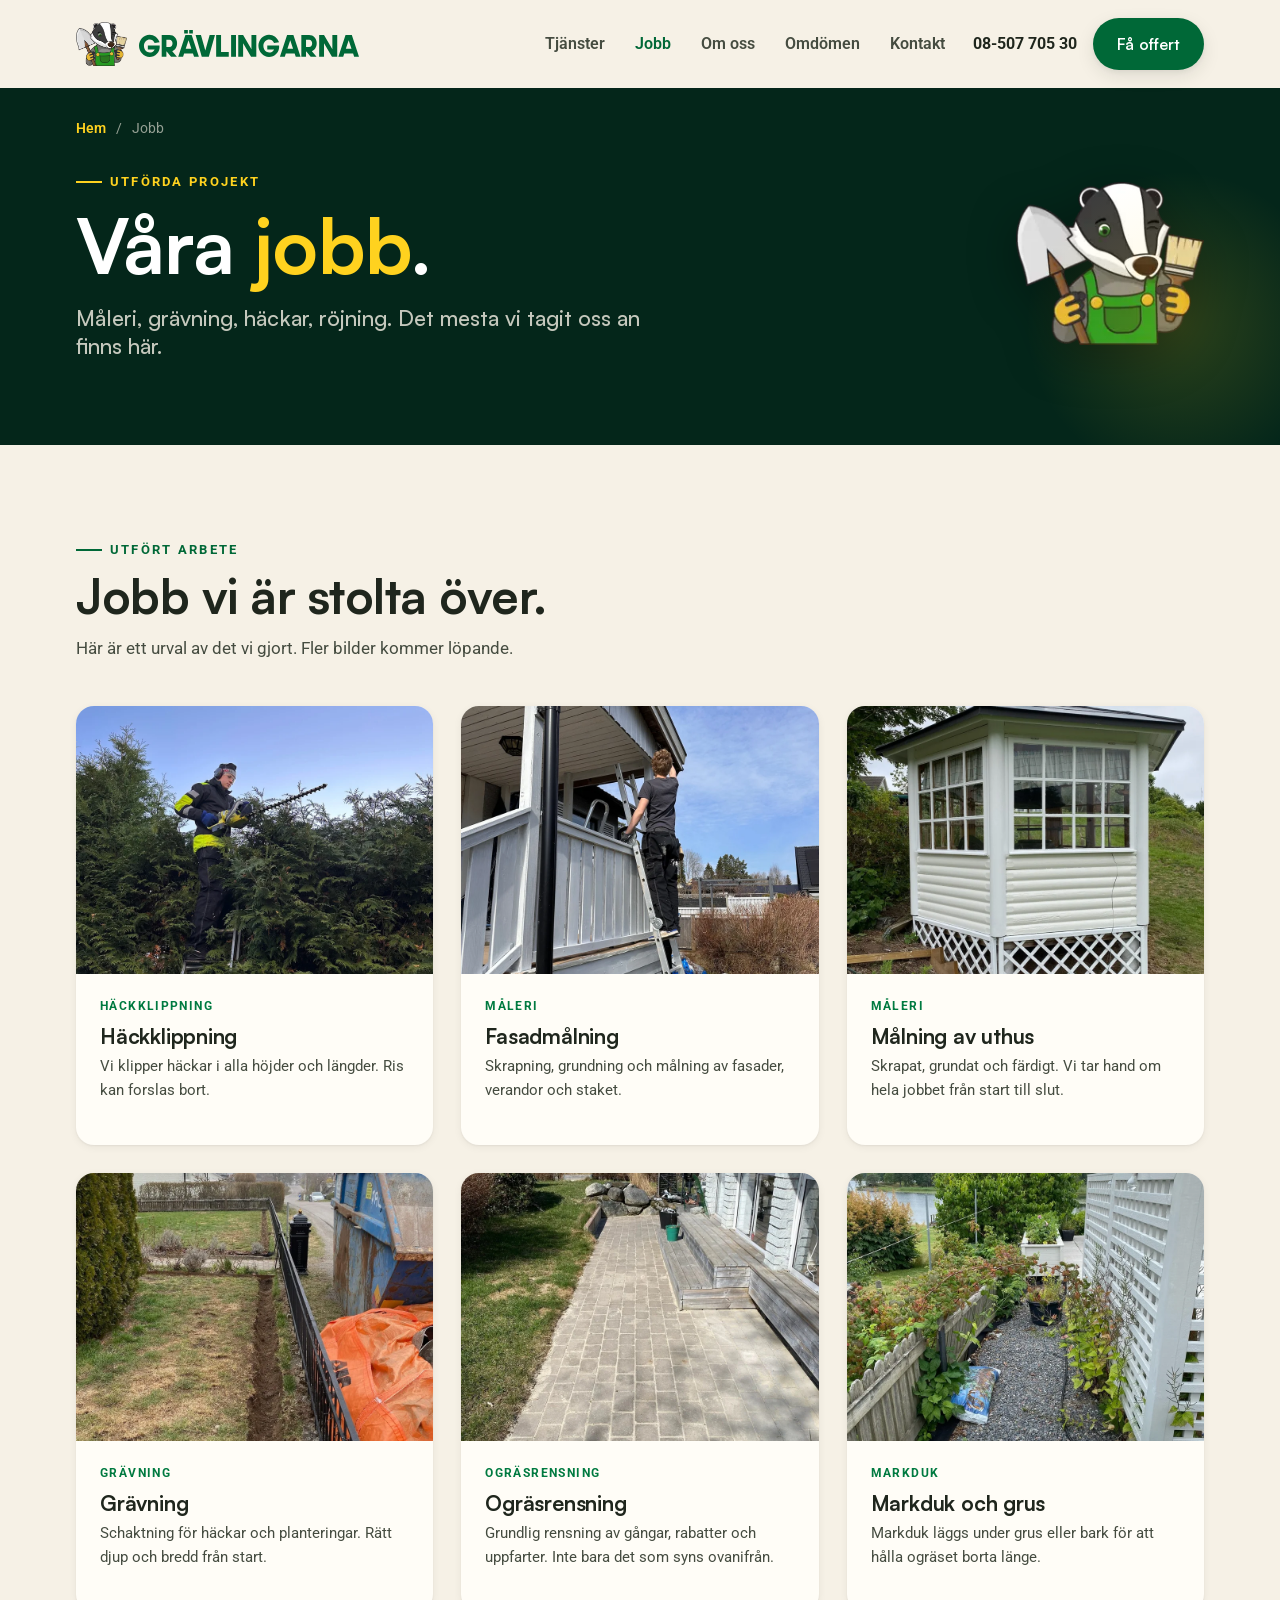
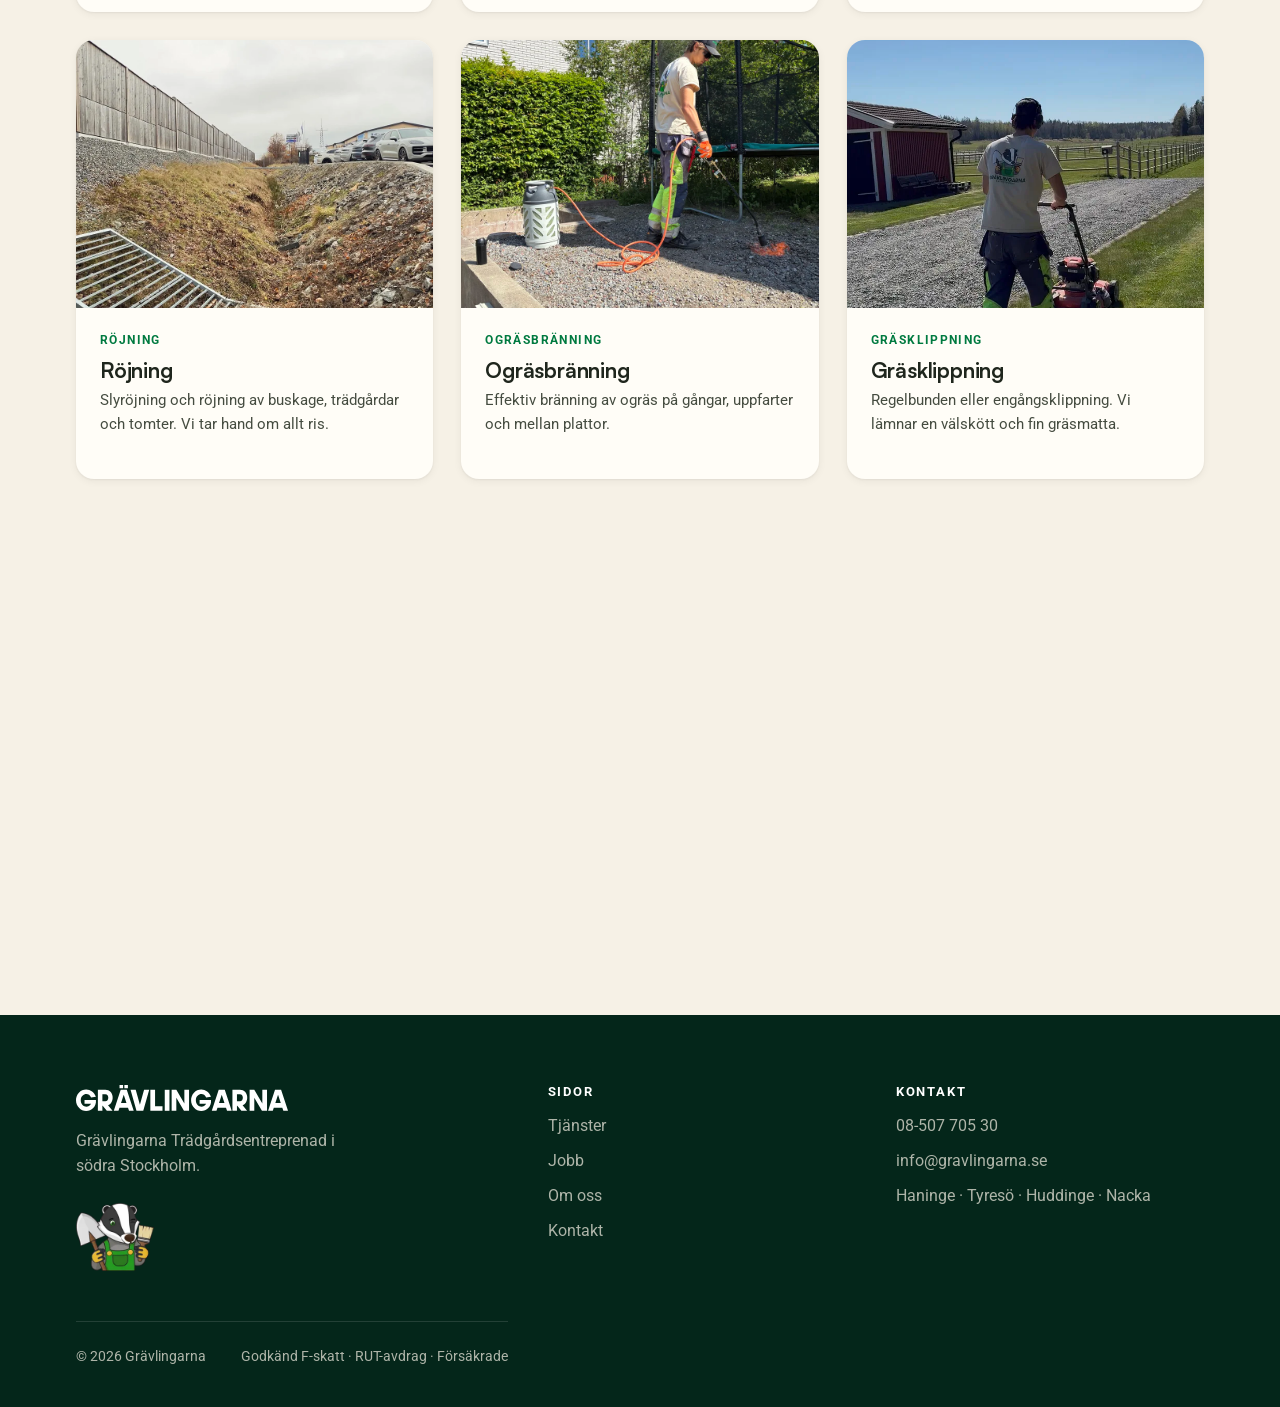
<file: jobb.html>
<!doctype html>
<html lang="sv">
<head>
<meta charset="utf-8">
<meta name="viewport" content="width=device-width, initial-scale=1">
<title>Utförda jobb | Grävlingarna Trädgårdsentreprenad södra Stockholm</title>
<meta name="description" content="Se bilder på våra utförda jobb — häckklippning, fasadmålning, grävning och ogräsrensning i Haninge, Tyresö, Huddinge och Nacka.">
<meta name="robots" content="index, follow">
<link rel="canonical" href="https://gravlingarna.se/jobb.html">

<!-- Open Graph -->
<meta property="og:type" content="website">
<meta property="og:url" content="https://gravlingarna.se/jobb.html">
<meta property="og:title" content="Utförda jobb | Grävlingarna Trädgårdsentreprenad">
<meta property="og:description" content="Se bilder på utförda jobb — häckklippning, fasadmålning, grävning och ogräsrensning i södra Stockholm.">
<meta property="og:image" content="https://gravlingarna.se/assets/photos/hack-hog.jpg">
<meta property="og:locale" content="sv_SE">
<meta property="og:site_name" content="Grävlingarna">

<link rel="preconnect" href="https://fonts.googleapis.com">
<link rel="preconnect" href="https://fonts.gstatic.com" crossorigin>
<link href="https://fonts.googleapis.com/css2?family=Roboto:ital,wght@0,400;0,500;0,700;1,400&display=swap" rel="stylesheet">
<link rel="stylesheet" href="assets/base.css">
<style>
/* ====== JOBB-SIDA — samma uttryck som startsidan ====== */
:root { --font-text: 'Roboto', system-ui, -apple-system, sans-serif; }
.btn { font-family: var(--font-display); font-weight: 600; letter-spacing: .005em; }

/* Header (matchar startsidan) */
.hdr { position: sticky; top: 0; z-index: 50; transition: background .3s, box-shadow .3s, padding .3s; padding: 18px 0; }
.hdr.scrolled { background: rgba(246,241,230,.86); backdrop-filter: blur(12px); box-shadow: 0 1px 0 rgba(31,38,29,.08); padding: 10px 0; }
.hdr .wrap { display: flex; align-items: center; gap: 28px; }
.brand { display: flex; align-items: center; gap: 12px; text-decoration: none; }
.brand img.mark { height: 44px; width: auto; }
.brand img.word { height: 27px; width: auto; }
.nav { margin-left: auto; display: flex; align-items: center; gap: 30px; }
.nav a { text-decoration: none; font-weight: 600; font-size: .98rem; color: var(--ink-soft); transition: color .2s; }
.nav a:hover, .nav a.active { color: var(--green-700); }
.hdr .actions { display: flex; align-items: center; gap: 16px; }
.tel { display: inline-flex; align-items: center; gap: 8px; font-weight: 700; text-decoration: none; color: var(--ink); white-space: nowrap; }
.burger { display: none; }

/* Sid-hero — distinkt grönt band så man tydligt är på en ny sida */
.page-hero { background: var(--green-900); color: var(--cream); position: relative; overflow: hidden; padding: 30px 0 clamp(56px,7vw,84px); }
.page-hero::after { content: ""; position: absolute; right: -60px; bottom: -40px; width: 320px; height: 320px; background: radial-gradient(circle at center, rgba(255,210,31,.16), transparent 68%); pointer-events: none; }
.page-hero .crumbs { font-size: .9rem; color: rgba(246,241,230,.6); margin-bottom: 26px; display: flex; align-items: center; gap: 10px; }
.page-hero .crumbs a { color: var(--yellow); text-decoration: none; font-weight: 600; }
.page-hero .grid { display: grid; grid-template-columns: 1fr auto; gap: clamp(28px,5vw,64px); align-items: center; }
.page-hero .eyebrow { color: var(--yellow); }
.page-hero h1 { font-size: clamp(2.8rem, 6vw, 5rem); line-height: .96; color: #fff; margin-top: 16px; }
.page-hero h1 .leaf { color: var(--yellow); }
.page-hero .lede { font-family: var(--font-display); font-weight: 500; font-size: clamp(1.15rem,1.7vw,1.45rem); line-height: 1.3; color: rgba(246,241,230,.8); margin-top: 22px; max-width: 42ch; }
.page-hero .hero-mascot { width: clamp(120px, 16vw, 188px); filter: drop-shadow(0 12px 24px rgba(0,0,0,.35)); }

/* Sektion-grund */
.section { padding: clamp(48px,7vw,90px) 0; }
.section-head { max-width: 56ch; margin-bottom: 44px; }
.section-head h2 { font-size: clamp(2rem, 4vw, 3rem); margin-top: 12px; }
.section-head p { color: var(--ink-soft); font-size: 1.08rem; margin-top: 14px; }

/* Jobb-rutnät */
.jobs-grid { display: grid; grid-template-columns: repeat(3, 1fr); gap: 28px; }
.job { background: var(--paper); border-radius: var(--radius); overflow: hidden; box-shadow: var(--shadow-sm); display: flex; flex-direction: column; transition: transform .3s, box-shadow .3s; }
.job:hover { transform: translateY(-5px); box-shadow: var(--shadow-md); }
.job .job-img { width: 100%; aspect-ratio: 4/3; display: block; }
.job img.job-img { object-fit: cover; }
.job .job-body { padding: 24px 24px 26px; display: flex; flex-direction: column; flex: 1; }
.job .job-cat { font-family: var(--font-text); font-weight: 700; font-size: .72rem; letter-spacing: .12em; text-transform: uppercase; color: var(--green-600); }
.job h3 { font-size: 1.32rem; margin-top: 10px; }
.job p { color: var(--ink-soft); margin-top: 8px; font-size: .96rem; margin-bottom: 16px; }
.job .job-place { margin-top: auto; padding-top: 14px; border-top: 1px solid var(--sand); font-size: .85rem; color: var(--stone); display: flex; align-items: center; gap: 7px; }
.job .job-place::before { content: ""; width: 7px; height: 7px; border-radius: 50%; background: var(--green-500); }

/* CTA */
.cta { background: var(--ink); color: var(--cream); border-radius: var(--radius-lg); text-align: center; }
.cta .wrap { padding-block: clamp(48px,7vw,80px); }
.cta h2 { color: #fff; font-size: clamp(2rem,4vw,3rem); }
.cta p { color: rgba(246,241,230,.72); font-size: 1.1rem; margin-top: 14px; max-width: 44ch; margin-inline: auto; }
.cta .btn { margin-top: 28px; }

/* Footer (matchar startsidan) */
.foot { background: var(--green-900); color: rgba(246,241,230,.7); padding: 70px 0 40px; margin-top: clamp(48px,7vw,90px); }
.foot .wrap { display: grid; grid-template-columns: 1.4fr 1fr 1fr; gap: 40px; }
.foot .word { height: 26px; filter: brightness(0) invert(1); }
.foot .f-mascot { width: 78px; margin-top: 24px; }
.foot h4 { color: #fff; font-family: var(--font-text); font-size: .8rem; letter-spacing: .14em; text-transform: uppercase; margin-bottom: 16px; }
.foot ul { list-style: none; margin: 0; padding: 0; display: grid; gap: 10px; }
.foot a { text-decoration: none; transition: color .2s; }
.foot a:hover { color: var(--yellow); }
.foot .bar { border-top: 1px solid rgba(255,255,255,.12); margin-top: 50px; padding-top: 24px; display: flex; justify-content: space-between; flex-wrap: wrap; gap: 12px; font-size: .85rem; }

@media (max-width: 1024px) { .nav { display: none; } .burger { display: inline-flex; } }
@media (max-width: 900px) {
  .page-hero .grid { grid-template-columns: 1fr; }
  .jobs-grid { grid-template-columns: 1fr 1fr; }
  .foot .wrap { grid-template-columns: 1fr 1fr; }
}
@media (max-width: 600px) {
  .jobs-grid { grid-template-columns: 1fr; }
  .foot .wrap { grid-template-columns: 1fr; }
}
@media (max-width: 560px) {
  .brand img.mark { height: 40px; }
  .brand img.word { display: none; }
  .hdr .tel { display: none; }
  .hdr .wrap { position: relative; gap: 0; }
  .hdr .actions { flex: 1; display: flex; align-items: center; justify-content: flex-end; }
  .hdr .actions .btn { position: absolute; left: 50%; transform: translateX(-50%); }
}
@media (max-width: 1024px) {
  .nav.open { display: flex; flex-direction: column; gap: 22px; position: absolute; top: 100%; left: 0; right: 0; background: var(--paper); padding: 28px clamp(20px,5vw,56px); box-shadow: var(--shadow-md); margin: 0; }
  .nav.open a { font-size: 1.2rem; }
  .burger { flex-direction: column; gap: 5px; background: none; border: 0; cursor: pointer; padding: 10px; }
  .burger span { width: 26px; height: 2.5px; background: var(--ink); border-radius: 2px; transition: .3s; }
  .burger.open span:nth-child(1) { transform: translateY(7.5px) rotate(45deg); }
  .burger.open span:nth-child(2) { opacity: 0; }
  .burger.open span:nth-child(3) { transform: translateY(-7.5px) rotate(-45deg); }
}
</style>
</head>
<body id="top">

<header class="hdr" data-header>
  <div class="wrap">
    <a class="brand" href="index.html" aria-label="Grävlingarna">
      <img class="mark" src="assets/mascot-color.webp" alt="">
      <img class="word" src="assets/logo-wordmark.svg" alt="Grävlingarna">
    </a>
    <nav class="nav" data-nav>
      <a href="index.html#tjanster">Tjänster</a>
      <a href="jobb.html" class="active">Jobb</a>
      <a href="index.html#om">Om oss</a>
      <a href="index.html#omdomen">Omdömen</a>
      <a href="index.html#kontakt">Kontakt</a>
    </nav>
    <div class="actions">
      <a class="tel" href="tel:+46850770530">08-507 705 30</a>
      <a class="btn btn-green" href="index.html#kontakt">Få offert</a>
      <button class="burger" data-burger aria-label="Meny" aria-expanded="false"><span></span><span></span><span></span></button>
    </div>
  </div>
</header>

<main>
  <!-- SID-HERO -->
  <section class="page-hero">
    <div class="wrap">
      <div class="crumbs reveal"><a href="index.html">Hem</a> <span>/</span> Jobb</div>
      <div class="grid">
        <div>
          <span class="eyebrow reveal">Utförda projekt</span>
          <h1 class="reveal d1">Våra <span class="leaf">jobb</span>.</h1>
          <p class="lede reveal d2">Måleri, grävning, häckar, röjning. Det mesta vi tagit oss an finns här.</p>
        </div>
        <img class="hero-mascot reveal d2" src="assets/mascot-color.webp" alt="">
      </div>
    </div>
  </section>

  <!-- ALLA JOBB -->
  <section class="section" id="alla-jobb">
    <div class="wrap">
      <div class="section-head reveal">
        <span class="eyebrow">Utfört arbete</span>
        <h2>Jobb vi är stolta över.</h2>
        <p>Här är ett urval av det vi gjort. Fler bilder kommer löpande.</p>
      </div>
      <div class="jobs-grid" data-jobs>

        <article class="job reveal" data-cat="hackklippning">
          <img class="job-img" src="assets/photos/hack-hog.webp" alt="Häckklippning" fetchpriority="high">
          <div class="job-body">
            <span class="job-cat">Häckklippning</span>
            <h3>Häckklippning</h3>
            <p>Vi klipper häckar i alla höjder och längder. Ris kan forslas bort.</p>
          </div>
        </article>

        <article class="job reveal d1" data-cat="maleri">
          <img class="job-img" src="assets/photos/malning-fasad.webp" alt="Fasadmålning" loading="lazy">
          <div class="job-body">
            <span class="job-cat">Måleri</span>
            <h3>Fasadmålning</h3>
            <p>Skrapning, grundning och målning av fasader, verandor och staket.</p>
          </div>
        </article>

        <article class="job reveal d2" data-cat="maleri">
          <img class="job-img" src="assets/photos/malning-efter.webp" alt="Målning av uthus" loading="lazy">
          <div class="job-body">
            <span class="job-cat">Måleri</span>
            <h3>Målning av uthus</h3>
            <p>Skrapat, grundat och färdigt. Vi tar hand om hela jobbet från start till slut.</p>
          </div>
        </article>

        <article class="job reveal" data-cat="gravning">
          <img class="job-img" src="assets/photos/gravning-efter.webp" alt="Grävning" loading="lazy">
          <div class="job-body">
            <span class="job-cat">Grävning</span>
            <h3>Grävning</h3>
            <p>Schaktning för häckar och planteringar. Rätt djup och bredd från start.</p>
          </div>
        </article>

        <article class="job reveal d1" data-cat="ograsrensning">
          <img class="job-img" src="assets/photos/ogras-efter.webp" alt="Ogräsrensning" loading="lazy">
          <div class="job-body">
            <span class="job-cat">Ogräsrensning</span>
            <h3>Ogräsrensning</h3>
            <p>Grundlig rensning av gångar, rabatter och uppfarter. Inte bara det som syns ovanifrån.</p>
          </div>
        </article>

        <article class="job reveal d2" data-cat="markduk">
          <img class="job-img" src="assets/photos/markduk-gavel.webp" alt="Markduk och grus" loading="lazy">
          <div class="job-body">
            <span class="job-cat">Markduk</span>
            <h3>Markduk och grus</h3>
            <p>Markduk läggs under grus eller bark för att hålla ogräset borta länge.</p>
          </div>
        </article>

        <article class="job reveal" data-cat="rojning">
          <img class="job-img" src="assets/photos/rojning-efter.webp" alt="Röjning" loading="lazy">
          <div class="job-body">
            <span class="job-cat">Röjning</span>
            <h3>Röjning</h3>
            <p>Slyröjning och röjning av buskage, trädgårdar och tomter. Vi tar hand om allt ris.</p>
          </div>
        </article>

        <article class="job reveal d1" data-cat="ograsbranning">
          <img class="job-img" src="assets/photos/ograsbranningx.webp" alt="Ogräsbränning" loading="lazy">
          <div class="job-body">
            <span class="job-cat">Ogräsbränning</span>
            <h3>Ogräsbränning</h3>
            <p>Effektiv bränning av ogräs på gångar, uppfarter och mellan plattor.</p>
          </div>
        </article>

        <article class="job reveal d2" data-cat="grasklippning">
          <img class="job-img" src="assets/photos/grasklippning.webp" alt="Gräsklippning" loading="lazy">
          <div class="job-body">
            <span class="job-cat">Gräsklippning</span>
            <h3>Gräsklippning</h3>
            <p>Regelbunden eller engångsklippning. Vi lämnar en välskött och fin gräsmatta.</p>
          </div>
        </article>

      </div>
    </div>
  </section>

  <!-- CTA -->
  <div class="wrap">
    <section class="cta reveal">
      <div class="wrap">
        <h2>Vill du ha något liknande gjort?</h2>
        <p>Berätta vad du behöver hjälp med så svarar vi inom ett dygn med ett prisförslag.</p>
        <a class="btn btn-yellow" href="index.html#kontakt">Begär offert</a>
      </div>
    </section>
  </div>
</main>

<footer class="foot">
  <div class="wrap">
    <div>
      <img class="word" src="assets/logo-wordmark.svg" alt="Grävlingarna">
      <p style="margin-top:18px;max-width:32ch">Grävlingarna Trädgårdsentreprenad i södra Stockholm.</p>
      <img class="f-mascot" src="assets/mascot-color.webp" alt="" loading="lazy">
    </div>
    <div>
      <h4>Sidor</h4>
      <ul>
        <li><a href="index.html#tjanster">Tjänster</a></li>
        <li><a href="jobb.html">Jobb</a></li>
        <li><a href="index.html#om">Om oss</a></li>
        <li><a href="index.html#kontakt">Kontakt</a></li>
      </ul>
    </div>
    <div>
      <h4>Kontakt</h4>
      <ul>
        <li><a href="tel:+46850770530">08-507 705 30</a></li>
        <li><a href="mailto:info@gravlingarna.se">info@gravlingarna.se</a></li>
        <li>Haninge · Tyresö · Huddinge · Nacka</li>
      </ul>
    </div>
  </div>
  <div class="wrap"><div class="bar"><span>© 2026 Grävlingarna</span><span>Godkänd F-skatt · RUT-avdrag · Försäkrade</span></div></div>
</footer>

<script src="assets/image-slot.js"></script>
<script src="assets/reveal.js"></script>
</body>
</html>
</file>
<file: assets/base.css>
/* ===========================================================
   GRÄVLINGARNA — delat designsystem
   Fonter: Coolvetica (rubriker), Trats (brödtext/UI)
   =========================================================== */

@font-face {
  font-family: 'Gila';
  src: url('fonts/Gila.ttf') format('truetype');
  font-weight: 400 800;
  font-display: swap;
}
@font-face {
  font-family: 'Satoshi';
  src: url('Satoshi-Variable.ttf') format('truetype');
  font-weight: 300 900;
  font-display: swap;
}
@font-face {
  font-family: 'Trats';
  src: url('fonts/Trats.ttf') format('truetype');
  font-weight: 400 700;
  font-display: swap;
}
@font-face {
  font-family: 'Moderniz';
  src: url('fonts/Moderniz.otf') format('opentype');
  font-weight: 400 900;
  font-display: swap;
}

:root {
  /* Grön skala – från loggan */
  --green-900: #04261a;
  --green-800: #07301f;
  --green-700: #006837;   /* primär */
  --green-600: #007a40;
  --green-500: #008c4b;   /* sekundär */
  --green-300: #5fae7e;

  /* Energifärg – från skylten */
  --yellow:     #ffd21f;
  --yellow-deep:#f4c400;
  --lime:       #c4d600;

  /* Varma, jordnära neutraler */
  --cream:   #f6f1e6;
  --paper:   #fffdf7;
  --sand:    #ece4d3;
  --stone:   #9a9180;
  --ink:     #1f261d;   /* varm nästan-svart */
  --ink-soft:#454c40;

  --shadow-sm: 0 1px 2px rgba(31,38,29,.06), 0 2px 8px rgba(31,38,29,.06);
  --shadow-md: 0 6px 18px rgba(31,38,29,.10), 0 2px 6px rgba(31,38,29,.06);
  --shadow-lg: 0 24px 60px rgba(31,38,29,.18), 0 8px 20px rgba(31,38,29,.10);

  --maxw: 1240px;
  --radius: 18px;
  --radius-lg: 28px;

  --font-display: 'Satoshi', 'Gila', system-ui, sans-serif;
  --font-text: 'Trats', system-ui, sans-serif;
}

*, *::before, *::after { box-sizing: border-box; }

html { scroll-behavior: smooth; }

body {
  margin: 0;
  font-family: var(--font-text);
  color: var(--ink);
  background: var(--cream);
  -webkit-font-smoothing: antialiased;
  text-rendering: optimizeLegibility;
  line-height: 1.55;
}

h1, h2, h3, h4 {
  font-family: var(--font-display);
  font-weight: 700;
  line-height: 1.02;
  margin: 0;
  letter-spacing: -0.01em;
  text-wrap: balance;
}

p { margin: 0; text-wrap: pretty; }
img { display: block; max-width: 100%; }
a { color: inherit; }

.wrap { width: 100%; max-width: var(--maxw); margin-inline: auto; padding-inline: clamp(20px, 5vw, 56px); }

/* Knappar -------------------------------------------------- */
.btn {
  font-family: var(--font-text);
  font-weight: 700;
  font-size: 1rem;
  display: inline-flex; align-items: center; gap: .55em;
  padding: .85em 1.5em;
  border-radius: 100px;
  border: 0; cursor: pointer;
  text-decoration: none;
  transition: transform .25s cubic-bezier(.2,.8,.2,1), box-shadow .25s, background .2s, color .2s;
  white-space: nowrap;
}
.btn:hover { transform: translateY(-2px); }
.btn-green { background: var(--green-700); color: #fff; box-shadow: var(--shadow-md); }
.btn-green:hover { background: var(--green-600); }
.btn-yellow { background: var(--yellow); color: var(--green-900); box-shadow: var(--shadow-md); }
.btn-yellow:hover { background: var(--yellow-deep); }
.btn-ghost { background: transparent; color: inherit; box-shadow: inset 0 0 0 2px currentColor; }
.btn-ghost:hover { background: rgba(0,0,0,.05); }

/* Liten etikett ------------------------------------------- */
.eyebrow {
  font-family: var(--font-text);
  font-weight: 700;
  font-size: .8rem;
  letter-spacing: .18em;
  text-transform: uppercase;
  color: var(--green-700);
  display: inline-flex; align-items: center; gap: .6em;
}
.eyebrow::before {
  content: ""; width: 26px; height: 2px; background: currentColor; display: inline-block;
}

/* ===========================================================
   FÖRE / EFTER — auto-avslöjning
   =========================================================== */
.ba {
  position: relative;
  overflow: hidden;
  border-radius: var(--radius);
  background: var(--sand);
  --pos: 100;            /* 100 = visar bara FÖRE, 0 = bara EFTER */
  user-select: none;
  box-shadow: var(--shadow-md);
  aspect-ratio: 3 / 4;
}
.ba img {
  position: absolute; inset: 0;
  width: 100%; height: 100%;
  object-fit: cover;
  pointer-events: none;
}
.ba .ba-before {
  position: absolute; inset: 0;
  overflow: hidden;
  clip-path: inset(0 calc(100% - var(--pos) * 1%) 0 0);
  z-index: 2;
}
.ba .ba-divider {
  position: absolute; top: 0; bottom: 0;
  left: calc(var(--pos) * 1%);
  width: 3px; margin-left: -1.5px;
  background: var(--paper);
  z-index: 3;
  box-shadow: 0 0 0 1px rgba(0,0,0,.08);
}
.ba .ba-handle {
  position: absolute; top: 50%; left: 50%;
  transform: translate(-50%,-50%);
  width: 46px; height: 46px;
  border-radius: 50%;
  background: var(--paper);
  color: var(--green-700);
  display: grid; place-items: center;
  box-shadow: var(--shadow-md);
  font-size: 18px;
}
.ba .ba-handle::before { content: "‹ ›"; letter-spacing: -2px; font-weight: 700; }
.ba .ba-tag {
  position: absolute; bottom: 16px;
  font-family: var(--font-text); font-weight: 700;
  font-size: .78rem; letter-spacing: .14em; text-transform: uppercase;
  padding: .5em .95em; border-radius: 100px;
  z-index: 4; backdrop-filter: blur(4px);
}
.ba .ba-tag-before { left: 16px; background: rgba(31,38,29,.62); color: #fff; }
.ba .ba-tag-after  { right: 16px; background: var(--yellow); color: var(--green-900); }
.ba[data-ready] { cursor: ew-resize; }

/* ===========================================================
   SCROLL-REVEAL
   =========================================================== */
.reveal { transition: opacity .7s cubic-bezier(.2,.8,.2,1), transform .7s cubic-bezier(.2,.8,.2,1); }
.reveal.pre { opacity: 0; transform: translateY(26px); }
.reveal.d1 { transition-delay: .08s; }
.reveal.d2 { transition-delay: .16s; }
.reveal.d3 { transition-delay: .24s; }
.reveal.d4 { transition-delay: .32s; }
@media (prefers-reduced-motion: reduce) {
  .reveal.pre { opacity: 1; transform: none; transition: none; }
}

/* Maskot-detalj ------------------------------------------- */
.mascot { display: inline-block; }

/* Tillgänglighet ----------------------------------------- */
:focus-visible { outline: 3px solid var(--green-500); outline-offset: 3px; }
</file>
